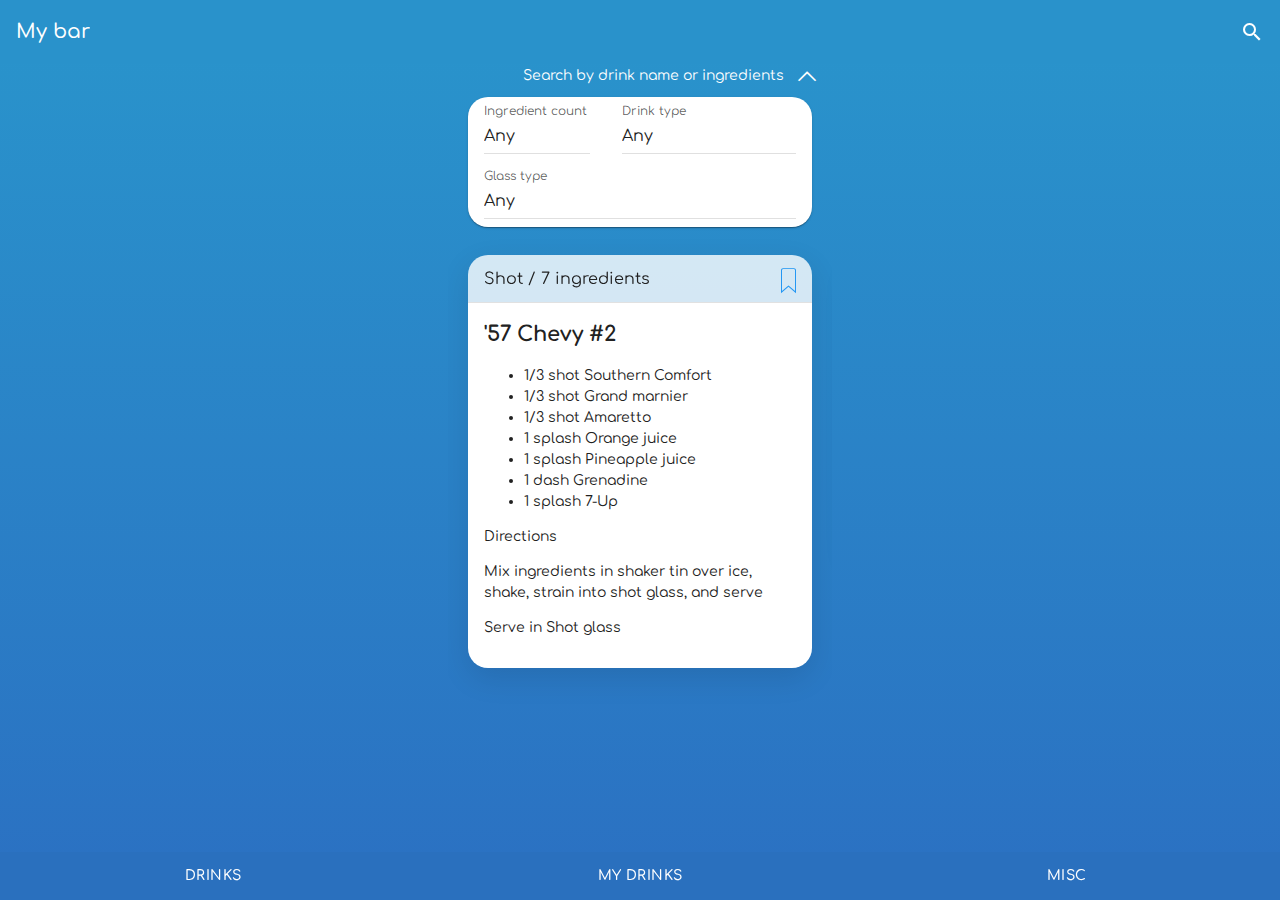
<file: index.html>
<!DOCTYPE html><html><head><meta charset=utf-8><meta http-equiv=Content-Security-Policy content="default-src *;
    media-src * data:;
    img-src * 'self' data: https:;
    script-src 'self' 'unsafe-inline' 'unsafe-eval'
      127.0.0.1:*
      http://*.vidint.net
      https://*.vidint.net
      http://*.accountchooser.com
      https://*.accountchooser.com
      http://*.google.com
      https://*.google.com
      http://*.gstatic.com
      https://*.gstatic.com
      http://*.googleapis.com
      https://*.googleapis.com
      http://*.firebaseio.com
      https://*.firebaseio.com
      http://*.cloudflare.com
      https://*.cloudflare.com
      http://*.youtube.com
      https://*.youtube.com
      ;
    style-src 'self' 'unsafe-inline'
      27.0.0.1:*
      http://*.vidint.net
      https://*.vidint.net
      http://*.accountchooser.com
      https://*.accountchooser.com
      http://*.google.com
      https://*.google.com
      http://*.gstatic.com
      https://*.gstatic.com
      http://*.googleapis.com
      https://*.googleapis.com
      http://*.firebaseio.com
      https://*.firebaseio.com
      http://*.cloudflare.com
      https://*.cloudflare.com
      http://*.youtube.com
      https://*.youtube.com
  "><meta name=viewport content="width=device-width,initial-scale=1,maximum-scale=1,minimum-scale=1,user-scalable=no,minimal-ui,viewport-fit=cover"><meta name=apple-mobile-web-app-capable content=yes><meta name=apple-mobile-web-app-status-bar-style content=default><meta name=theme-color content=#2196f3><meta name=format-detection content="telephone=no"><meta name=msapplication-tap-highlight content=no><title>My bar</title><link href=static/css/app.05c132524aaab589630cc668f4a59fa5.css rel=stylesheet></head><body style="background : rgb(43, 112, 194)"><div id=app><h1 style="text-align: center; margin: 25% 0; color: #ffffff;">My Bar</h1><p style="text-align: center; margin: 25% 0; color: #ffffff;">Loading..</p></div><script type=text/javascript src=static/js/manifest.37a2ecbb1d1b7e6c9ada.js></script><script type=text/javascript src=static/js/vendor.69e8ce28fd6b8cc6f387.js></script><script type=text/javascript src=static/js/app.bb3d54fc46adba286b3c.js></script></body></html>
</file>
